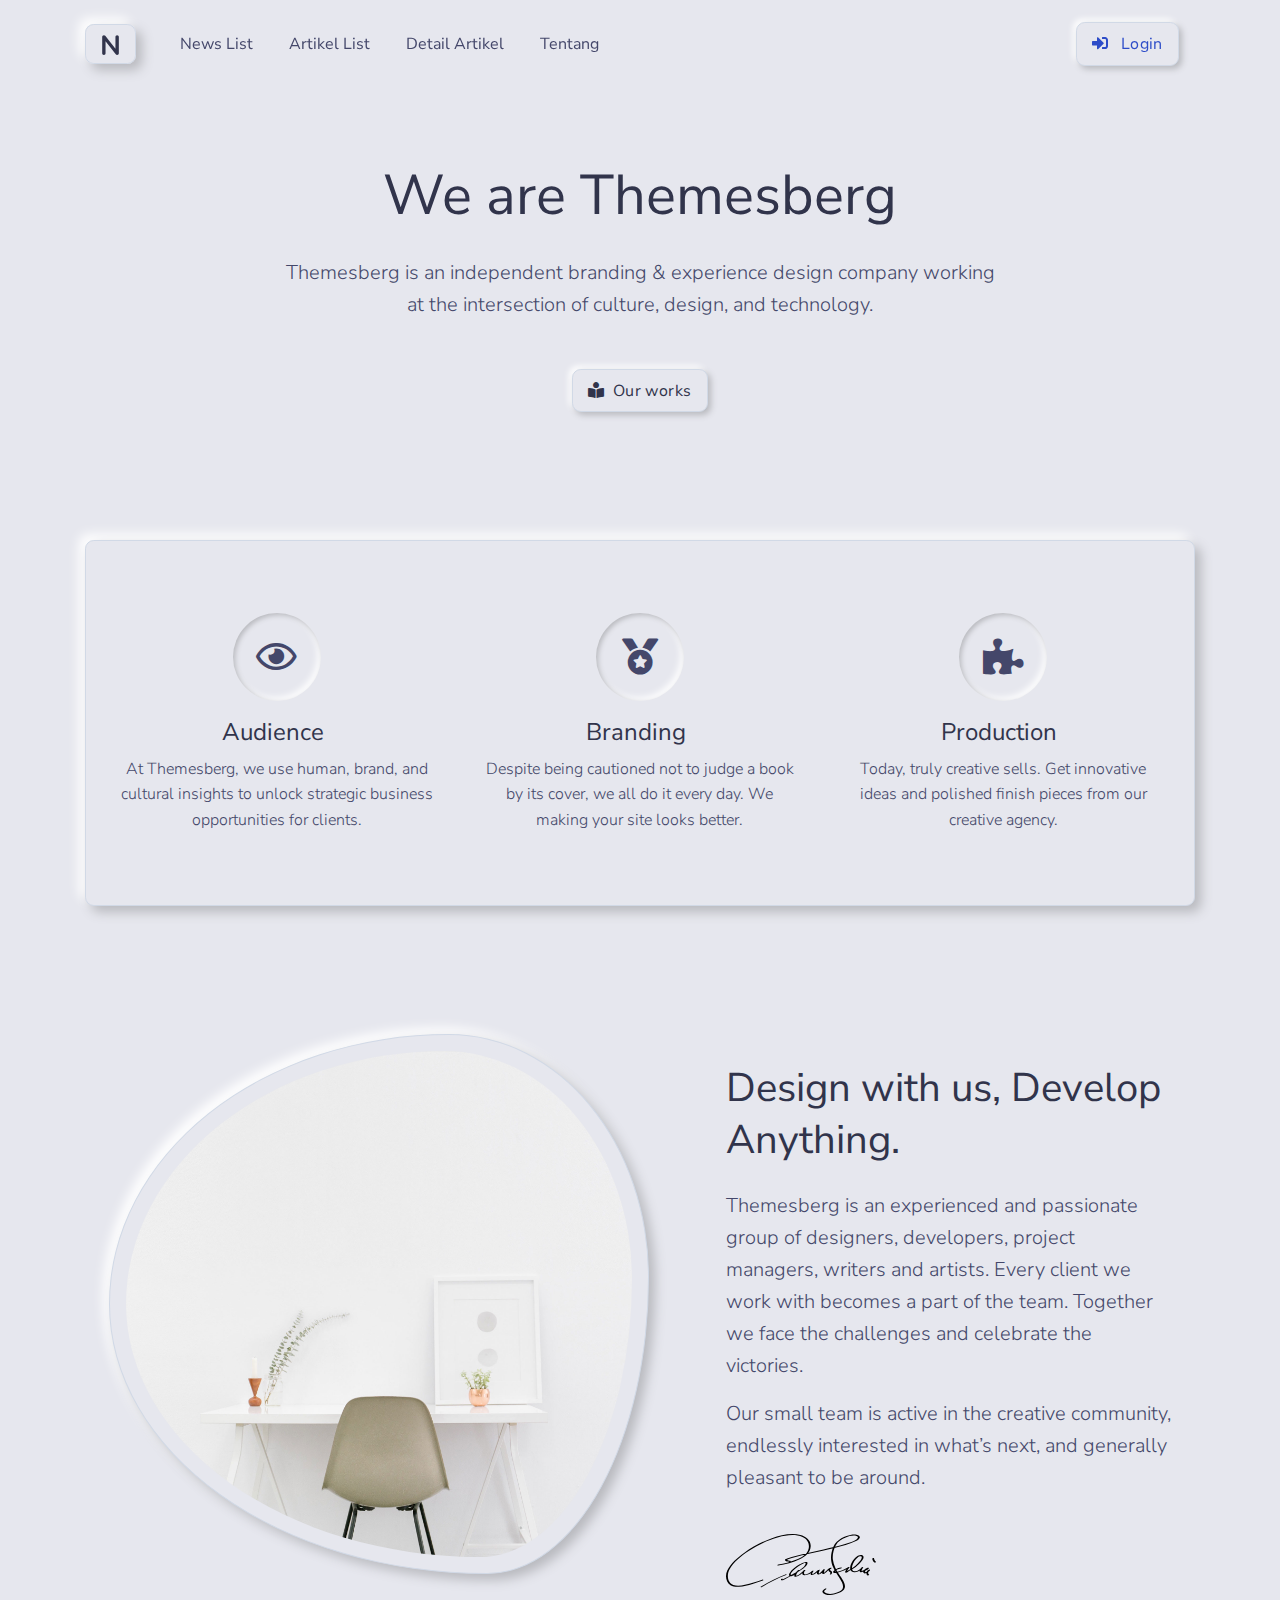
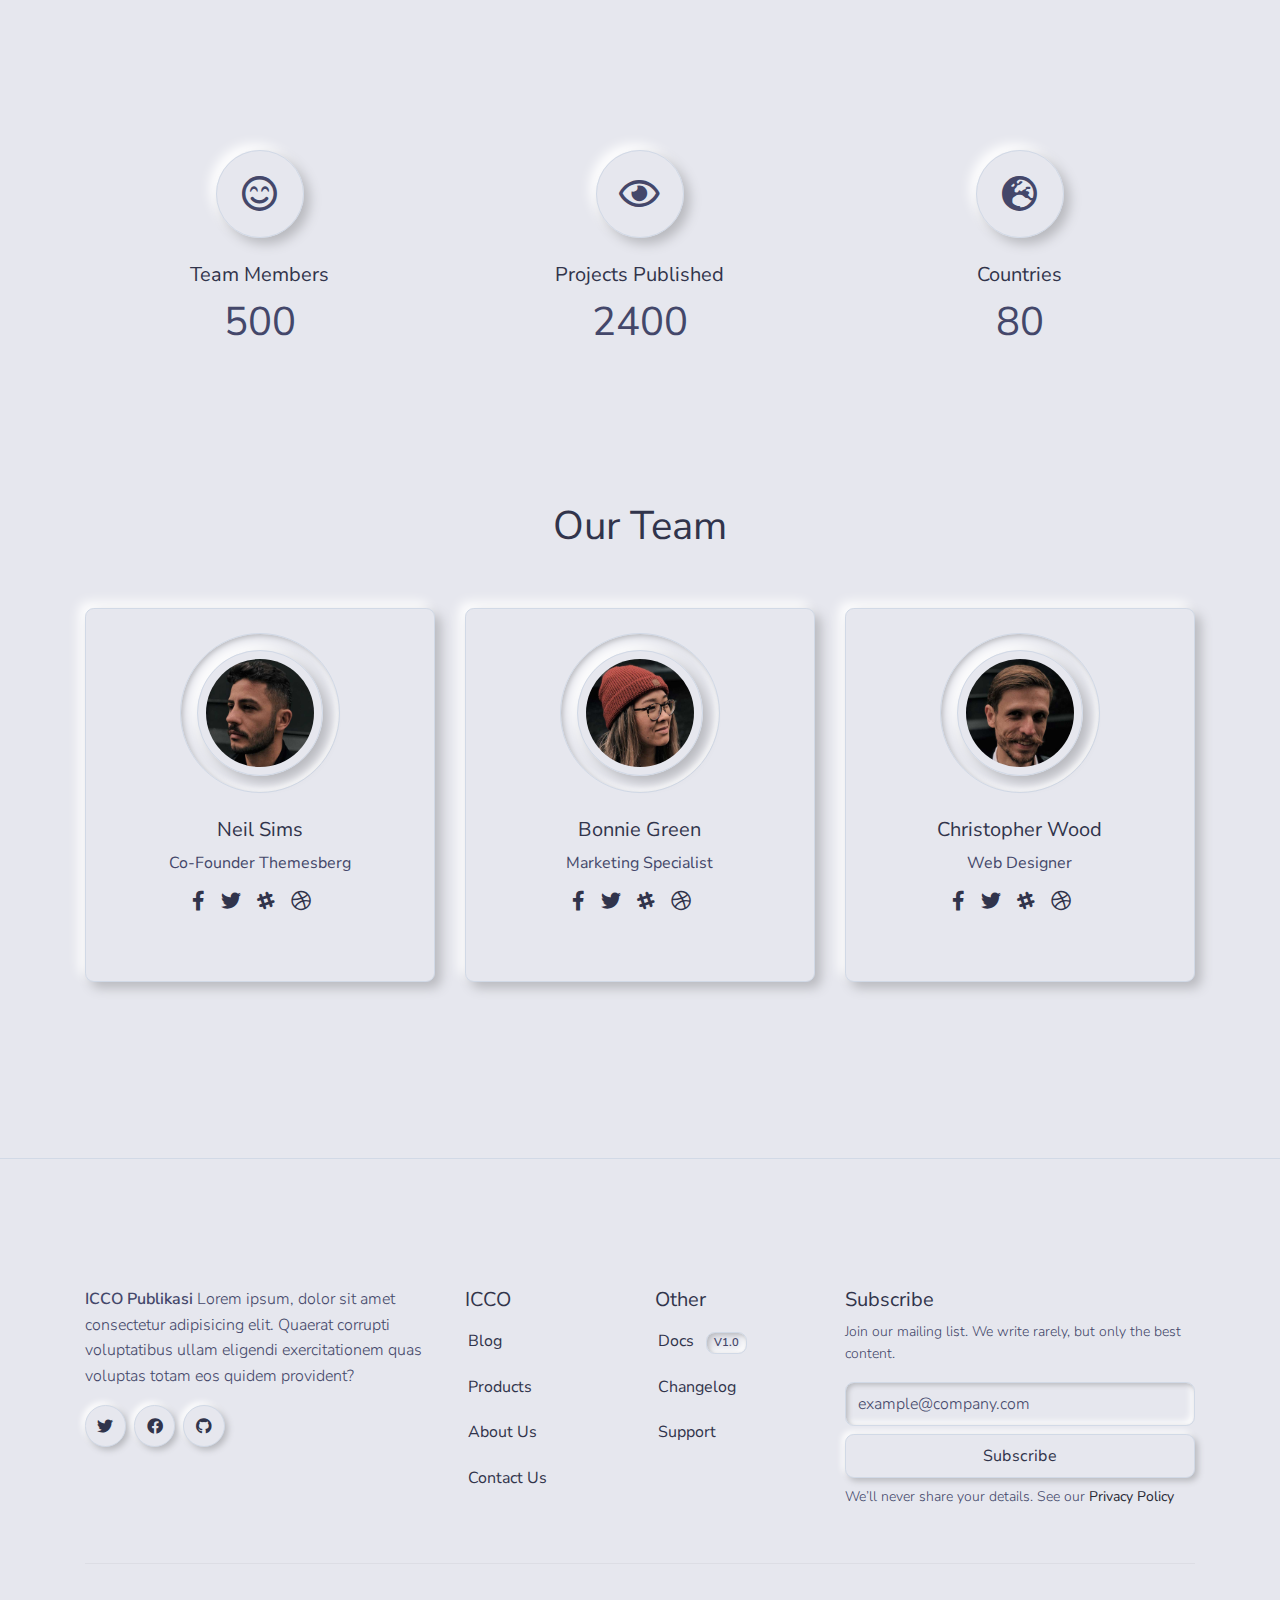
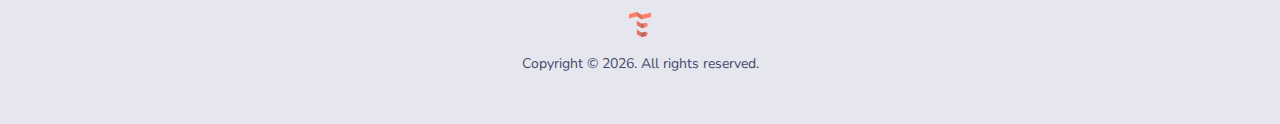
<file: about.html>
<!--

=========================================================
* Neumorphism UI - v1.0.0
=========================================================

* Product Page: https://themesberg.com/product/ui-kits/neumorphism-ui
* Copyright 2020 Themesberg MIT LICENSE (https://www.themesberg.com/licensing#mit)

* Coded by https://themesberg.com

=========================================================

* The above copyright notice and this permission notice shall be included in all copies or substantial portions of the Software.

-->
<!DOCTYPE html>
<html lang="en">

<head>
    <meta http-equiv="Content-Type" content="text/html; charset=utf-8" />
<!-- Primary Meta Tags -->
<title>Neumorphism UI - About us</title>
<meta name="viewport" content="width=device-width, initial-scale=1, shrink-to-fit=no">
<meta name="title" content="Neumorphism UI - About us">
<meta name="author" content="Themesberg">

<link rel="canonical" href="https://themesberg.com/product/ui-kits/neumorphism-ui/" />

<!--  Social tags -->
<meta name="keywords" content="neumorphism, neumorphism ui, neomorphism, neomorphism ui, neomorphism css, neumorphism css, neumorph, neumorphic, design system, login, form, table, tables, card, cards, navbar, modal, icons, icons, map, chat, carousel, menu, datepicker, gallery, slider, date, social, dropdown, search, tab, nav, footer, date picker, forms, tabs, time, button, select, input, timeline, cart, about us, account, log in, blog, profile, portfolio, landing page, ecommerce, shop, landing, register, app, contact, one page, sign up, signup, store, bootstrap 4, bootstrap4, dashboard, bootstrap 4 dashboard, bootstrap 4 design, bootstrap 4 system, bootstrap 4, bootstrap 4 uit kit, bootstrap 4 kit, themesberg, html kit, html css template, web template, bootstrap, bootstrap 4, css3 template, frontend, responsive bootstrap template, bootstrap ui kit, responsive ui kit">
<meta name="description" content="Start developing neumorphic web applications and pages using Neumorphism UI. It features over 100 individual components and 5 example pages.">

<!-- Schema.org markup for Google+ -->
<meta itemprop="name" content="Neumorphism UI by Themesberg">
<meta itemprop="description" content="Start developing neumorphic web applications and pages using Neumorphism UI. It features over 100 individual components and 5 example pages.">
<meta itemprop="image" content="https://themesberg.s3.us-east-2.amazonaws.com/public/products/neumorphism-ui/neumorphism-thumbnail.jpg">

<!-- Twitter Card data -->
<meta name="twitter:card" content="product">
<meta name="twitter:site" content="@themesberg">
<meta name="twitter:title" content="Neumorphism UI by Themesberg">
<meta name="twitter:description" content="Start developing neumorphic web applications and pages using Neumorphism UI. It features over 100 individual components and 5 example pages.">
<meta name="twitter:creator" content="@themesberg">
<meta name="twitter:image" content="https://themesberg.s3.us-east-2.amazonaws.com/public/products/neumorphism-ui/neumorphism-thumbnail.jpg">

<!-- Open Graph data -->
<meta property="fb:app_id" content="214738555737136">
<meta property="og:title" content="Neumorphism UI by Themesberg" />
<meta property="og:type" content="article" />
<meta property="og:url" content="https://demo.themesberg.com/neumorphism-ui/" />
<meta property="og:image" content="https://themesberg.s3.us-east-2.amazonaws.com/public/products/neumorphism-ui/neumorphism-thumbnail.jpg"/>
<meta property="og:description" content="Start developing neumorphic web applications and pages using Neumorphism UI. It features over 100 individual components and 5 example pages." />
<meta property="og:site_name" content="Themesberg" />

<!-- Favicon -->
<link rel="apple-touch-icon" sizes="120x120" href="../../assets/img/favicon/apple-touch-icon.png">
<link rel="icon" type="image/png" sizes="32x32" href="../../assets/img/favicon/favicon-32x32.png">
<link rel="icon" type="image/png" sizes="16x16" href="../../assets/img/favicon/favicon-16x16.png">
<link rel="manifest" href="../../assets/img/favicon/site.webmanifest">
<link rel="mask-icon" href="../../assets/img/favicon/safari-pinned-tab.svg" color="#ffffff">
<meta name="msapplication-TileColor" content="#ffffff">
<meta name="theme-color" content="#ffffff">

<!-- Fontawesome -->
<link type="text/css" href="vendor/fontawesome-free/css/all.min.css" rel="stylesheet">

<!-- Pixel CSS -->
<link type="text/css" href="css/neumorphism.css" rel="stylesheet">

<!-- NOTICE: You can use the _analytics.html partial to include production code specific code & trackers -->

</head>

<body>
    <header class="header-global">
        <nav id="navbar-main" aria-label="Primary navigation" class="navbar navbar-main navbar-expand-lg navbar-theme-primary headroom navbar-light navbar-transparent navbar-theme-primary">
            <div class="container position-relative">
                <a class="navbar-brand shadow-soft py-2 px-3 rounded border border-light mr-lg-4" href="./index.html">
                    <img class="navbar-brand-dark" src="img/brand/dark.svg" alt="Logo light">
                    <img class="navbar-brand-light" src="img/brand/dark.svg" alt="Logo dark">
                </a>
                <div class="navbar-collapse collapse" id="navbar_global">
                    <div class="navbar-collapse-header">
                        <div class="row">
                            <div class="col-6 collapse-brand">
                                <a href="./index.html" class="navbar-brand shadow-soft py-2 px-3 rounded border border-light">
                                    <img src="img/brand/dark.svg" alt="Themesberg logo">
                                </a>
                            </div>
                            <div class="col-6 collapse-close">
                                <a href="#navbar_global" class="fas fa-times" data-toggle="collapse" data-target="#navbar_global" aria-controls="navbar_global" aria-expanded="false" title="close" aria-label="Toggle navigation"></a>
                            </div>
                        </div>
                    </div>
                    <ul class="navbar-nav navbar-nav-hover align-items-lg-center">
                        <a href="news-list.html" class="nav-link" >
                            <span class="nav-link-inner-text">News List</span>
                        </a>
                        <a href="artikel-list.html" class="nav-link" >
                            <span class="nav-link-inner-text">Artikel List</span>
                        </a>
                        <a href="detail-artikel.html" class="nav-link" >
                            <span class="nav-link-inner-text">Detail Artikel</span>
                        </a>
                        <a href="about.html" class="nav-link" >
                            <span class="nav-link-inner-text">Tentang</span>
                        </a>
                    </ul>
                </div>
                <div class="d-flex align-items-center">
                    <a href="sign-in.html" target="_blank" class="btn btn-primary text-secondary mr-3"><i class="fas fa-sign-in-alt mr-2"></i> Login</a>                    
                </div>
                <div class="d-flex align-items-center">
                    <button class="navbar-toggler ml-2" type="button" data-toggle="collapse" data-target="#navbar_global" aria-controls="navbar_global" aria-expanded="false" aria-label="Toggle navigation">
                        <span class="navbar-toggler-icon"></span>
                    </button>
                </div>
            </div>
        </nav>
    </header>
    <main>
        <!-- Hero -->
        <div class="section section-header pb-7">
            <div class="container">
                <div class="row justify-content-center">
                    <div class="col-12 col-lg-8 text-center">
                        <h1 class="display-2 mb-4">We are Themesberg</h1>
                        <p class="lead mb-5">Themesberg is an independent branding & experience design company working at the intersection of culture, design, and technology. </p>
                        <a class="btn btn-primary" href="./contact.html"><span class="fas fa-book-reader mr-2"></span>Our works</a></div>
                </div>
            </div>        
        </div>
        <!-- End of Hero section -->
        <section class="section section-lg pt-0">
            <div class="container">
                <div class="row">
                    <div class="col">
                        <div class="card bg-primary shadow-soft border-light p-4">
                            <div class="row">
                                <div class="col-12 col-lg-4 px-md-0 mb-4 mb-lg-0">
                                    <div class="card-body text-center bg-primary py-5">
                                        <div class="icon icon-shape shadow-inset border-light rounded-circle mb-3">
                                            <span class="far fa-eye"></span>
                                        </div>
                                        <!-- Heading -->
                                        <h2 class="h4 mr-2">
                                            Audience
                                        </h2>
                                        <!-- Text -->
                                        <p class="mb-0">At Themesberg, we use human, brand, and cultural insights to unlock strategic business opportunities for clients.</p>
                                    </div>
                                </div>
                                <div class="col-12 col-lg-4 px-md-0 mb-4 mb-lg-0">
                                    <div class="card-body text-center bg-primary py-5">
                                        <div class="icon icon-shape shadow-inset border-light rounded-circle mb-3">
                                            <span class="fas fa-medal"></span>
                                        </div>
                                        <!-- Heading -->
                                        <h2 class="h4 mr-2">
                                            Branding
                                        </h2>
                                        <!-- Text -->
                                        <p class="mb-0">Despite being cautioned not to judge a book by its cover, we all do it every day. We making your site looks better.</p>
                                    </div>
                                </div>
                                <div class="col-12 col-lg-4 px-md-0">
                                    <div class="card-body text-center bg-primary py-5">
                                        <div class="icon icon-shape shadow-inset border-light rounded-circle mb-3">
                                            <span class="fas fa-puzzle-piece"></span>
                                        </div>
                                        <!-- Heading -->
                                        <h2 class="h4 mr-2">
                                            Production
                                        </h2>
                                        <!-- Text -->
                                        <p class="mb-0">Today, truly creative sells. Get innovative ideas and polished finish pieces from our creative agency.</p>
                                    </div>
                                </div>
                            </div>
                        </div>
                    </div>
                </div>
            </div>
        </section>
        <!-- Section -->
        <section class="section section-lg pt-0">
            <div class="container">
                <div class="row align-items-center justify-content-around">
                    <div class="col-md-6 col-xl-6 mb-5">
                        <div class="card bg-primary shadow-soft border-light organic-radius p-3">
                            <img class="organic-radius img-fluid" src="img/about-us-1.jpg" alt="modern desk">
                        </div>
                    </div>
                    <div class="col-md-6 col-xl-5 text-center text-md-left">
                        <h2 class="h1 mb-4">Design with us, Develop Anything.</h2>
                        <p class="lead">Themesberg is an experienced and passionate group of designers, developers, project managers, writers and artists. Every client we work with becomes a part of the team. Together we face the challenges and celebrate the victories.</p>
                        <p class="lead">Our small team is active in the creative community, endlessly interested in what’s next, and generally pleasant to be around.</p>
                        <img src="img/signature.svg" alt="signature" class="mt-4" width="150">
                    </div>
                </div>
            </div>
        </section>
        <!-- End of section -->
        <!-- Section -->
        <section class="section section-lg pt-0">
            <div class="container">
                <div class="row">
                    <div class="col-12 col-sm-4 col-lg-4 text-center">
                        <!-- Visit Box -->
                        <div class="icon-box mb-4">
                            <div class="icon icon-shape shadow-soft border border-light rounded-circle mb-4">
                                <span class="far fa-smile-beam"></span>
                            </div>
                            <h3 class="h5">Team Members</h3>
                            <span class="counter display-3 text-gray d-block">500</span>
                        </div>
                        <!-- End of Visit Box -->
                    </div>
                    <div class="col-12 col-sm-4 col-lg-4 text-center">
                        <!-- Call Box -->
                        <div class="icon-box mb-4">
                            <div class="icon icon-shape shadow-soft border border-light rounded-circle mb-4">
                                <span class="far fa-eye"></span>
                            </div>
                            <h3 class="h5">Projects Published</h3>
                            <span class="counter display-3 text-gray d-block">2400</span>
                        </div>
                        <!-- End of Call Box -->
                    </div>
                    <div class="col-12 col-sm-4 col-lg-4 text-center">
                        <!-- Email Box -->
                        <div class="icon-box mb-4">
                            <div class="icon icon-shape shadow-soft border border-light rounded-circle mb-4">
                                <span class="fas fa-globe-europe"></span>
                            </div>
                            <h3 class="h5">Countries</h3>
                            <span class="counter display-3 text-gray d-block">80</span>
                        </div>
                        <!-- End of Email Box -->
                    </div>
                </div>
            </div>
        </section>
        <!-- End of section -->
        <!-- Section -->
        <section class="section section-lg pt-0">
            <div class="container">
                <div class="row justify-content-center mb-5">
                    <h2 class="h1">Our Team</h2>
                </div>
                <div class="row">
                    <div class="col-12 col-md-6 col-lg-4">
                        <!-- Profile Card -->
                        <div class="card bg-primary shadow-soft border-light text-center py-4 mb-5">
                            <div class="profile-image shadow-inset border border-light bg-primary rounded-circle p-3 mx-auto">
                                <img src="img/team/profile-picture-1.jpg" class="card-img-top shadow-soft p-2 border border-light rounded-circle" alt="Neil Avatar">
                            </div>
                            <div class="card-body">
                                <h3 class="h5 mb-2">Neil Sims</h3>
                                <span class="h6 font-weight-normal text-gray mb-3">Co-Founder Themesberg</span>
                                <ul class="list-unstyled d-flex justify-content-center my-3">
                                    <li>
                                        <a href="#" target="_blank" aria-label="facebook social link" class="icon icon-xs icon-facebook mr-3">
                                            <span class="fab fa-facebook-f"></span>
                                        </a>
                                    </li>
                                    <li>
                                        <a href="#" target="_blank" aria-label="twitter social link" class="icon icon-xs icon-twitter mr-3">
                                            <span class="fab fa-twitter"></span>
                                        </a>
                                    </li>
                                    <li>
                                        <a href="#" target="_blank" aria-label="slack social link" class="icon icon-xs icon-slack mr-3">
                                            <span class="fab fa-slack-hash"></span>
                                        </a>
                                    </li>
                                    <li>
                                        <a href="#" target="_blank" aria-label="dribbble social link" class="icon icon-xs icon-dribbble mr-3">
                                            <span class="fab fa-dribbble"></span>
                                        </a>
                                    </li>
                                </ul>
                            </div>
                        </div>
                        <!-- End of Profile Card -->
                    </div>
                    <div class="col-12 col-md-6 col-lg-4">
                        <!-- Profile Card -->
                        <div class="card bg-primary shadow-soft border-light text-center py-4 mb-5">
                            <div class="profile-image shadow-inset border border-light bg-primary rounded-circle p-3 mx-auto">
                                <img src="img/team/profile-picture-3.jpg" class="card-img-top shadow-soft p-2 border border-light rounded-circle" alt="Bonnie Avatar">
                            </div>
                            <div class="card-body">
                                <h3 class="h5 mb-2">Bonnie Green</h3>
                                <span class="h6 font-weight-normal text-gray mb-3">Marketing Specialist</span>
                                <ul class="list-unstyled d-flex justify-content-center my-3">
                                    <li>
                                        <a href="#" target="_blank" aria-label="facebook social link" class="icon icon-xs icon-facebook mr-3">
                                            <span class="fab fa-facebook-f"></span>
                                        </a>
                                    </li>
                                    <li>
                                        <a href="#" target="_blank" aria-label="twitter social link" class="icon icon-xs icon-twitter mr-3">
                                            <span class="fab fa-twitter"></span>
                                        </a>
                                    </li>
                                    <li>
                                        <a href="#" target="_blank" aria-label="slack social link" class="icon icon-xs icon-slack mr-3">
                                            <span class="fab fa-slack-hash"></span>
                                        </a>
                                    </li>
                                    <li>
                                        <a href="#" target="_blank" aria-label="dribbble social link" class="icon icon-xs icon-dribbble mr-3">
                                            <span class="fab fa-dribbble"></span>
                                        </a>
                                    </li>
                                </ul>
                            </div>
                        </div>
                        <!-- End of Profile Card -->
                    </div>
                    <div class="col-12 col-md-6 col-lg-4">
                        <!-- Profile Card -->
                        <div class="card bg-primary shadow-soft border-light text-center py-4 mb-5">
                            <div class="profile-image shadow-inset border border-light bg-primary rounded-circle p-3 mx-auto">
                                <img src="img/team/profile-picture-2.jpg" class="card-img-top shadow-soft p-2 border border-light rounded-circle" alt="Christopher avatar">
                            </div>
                            <div class="card-body">
                                <h3 class="h5 mb-2">Christopher Wood</h3>
                                <span class="h6 font-weight-normal text-gray mb-3">Web Designer</span>
                                <ul class="list-unstyled d-flex justify-content-center my-3">
                                    <li>
                                        <a href="#" target="_blank" aria-label="facebook social link" class="icon icon-xs icon-facebook mr-3">
                                            <span class="fab fa-facebook-f"></span>
                                        </a>
                                    </li>
                                    <li>
                                        <a href="#" target="_blank" aria-label="twitter social link" class="icon icon-xs icon-twitter mr-3">
                                            <span class="fab fa-twitter"></span>
                                        </a>
                                    </li>
                                    <li>
                                        <a href="#" target="_blank" aria-label="slack social link" class="icon icon-xs icon-slack mr-3">
                                            <span class="fab fa-slack-hash"></span>
                                        </a>
                                    </li>
                                    <li>
                                        <a href="#" target="_blank" aria-label="dribbble social link" class="icon icon-xs icon-dribbble mr-3">
                                            <span class="fab fa-dribbble"></span>
                                        </a>
                                    </li>
                                </ul>
                            </div>
                        </div>
                        <!-- End of Profile Card -->
                    </div>
                </div>
            </div>
        </section>
        <!-- End of section -->
    </main>

    <footer class="d-flex pb-5 pt-6 pt-md-7 border-top border-light bg-primary">
        <div class="container">
            <div class="row">
                <div class="col-lg-4">
                    <p><strong>ICCO Publikasi</strong> Lorem ipsum, dolor sit amet consectetur adipisicing elit. Quaerat corrupti voluptatibus ullam eligendi exercitationem quas voluptas totam eos quidem provident?</p>
                    <ul class="d-flex list-unstyled mb-5 mb-lg-0">
                        <li class="mr-2">
                            <a href="https://twitter.com/" target="_blank" class="btn btn-icon-only btn-pill btn-primary" aria-label="twitter social link"
                            data-toggle="tooltip" data-placement="top" title="Follow  on Twitter">
                                <span aria-hidden="true" class="fab fa-twitter"></span>
                            </a>
                        </li>
                        <li class="mr-2">
                            <a href="https://www.facebook.com/" target="_blank" class="btn btn-icon-only btn-pill btn-primary" aria-label="facebook social link"
                            data-toggle="tooltip" data-placement="top" title="Like  on Facebook">
                                <span aria-hidden="true" class="fab fa-facebook"></span>
                            </a>
                        </li>
                        <li class="mr-2">
                            <a href="https://github.com/aziz66sundanesse" target="_blank" class="btn btn-icon-only btn-pill btn-primary" aria-label="github social link"
                            data-toggle="tooltip" data-placement="top" title="Open source projects">
                                <span aria-hidden="true" class="fab fa-github"></span>
                            </a>
                        </li>
                    </ul>
                </div>
                <div class="col-6 col-lg-2 mb-5 mb-lg-0">
                    <h5>ICCO</h5>
                    <ul class="footer-links list-unstyled mt-2">
                        <li class="mb-1"><a class="p-2" target="_blank" href="">Blog</a></li>
                        <li class="mb-1"><a class="p-2" target="_blank" href="">Products</a></li>
                        <li class="mb-1"><a class="p-2" target="_blank" href="">About Us</a></li>
                        <li><a class="p-2" target="_blank" href="">Contact Us</a></li>
                    </ul>
                </div>
                <div class="col-6 col-lg-2 mb-5 mb-lg-0">
                    <h5>Other</h5>
                    <ul class="footer-links list-unstyled mt-2">
                        <li class="mb-1"><a class="p-2" href="" target="_blank">Docs
                            <span class="badge badge-gray text-uppercase ml-2">v1.0</span></a>
                        </li>
                        <li class="mb-1">
                            <a class="p-2" href="" target="_blank">Changelog</a>
                        </li>
                        <li class="mb-1">
                            <a class="p-2" target="_blank" href=">License</a>
                        </li>
                        <li>
                            <a class="p-2" target="_blank" href="">Support</a>
                        </li>
                    </ul>
                </div>
                <div class="col-12 col-lg-4 mb-5 mb-lg-0">
                    <h5>Subscribe</h5>
                    <p class="text-gray font-small mt-2">Join our mailing list. We write rarely, but only the best content.</p>
                    <form action="#">
                        <div class="form-row mb-2">
                            <div class="col-12">
                                <label class="h6 font-weight-normal d-none" for="exampleInputEmail3">Email address</label>
                                <input type="email" class="form-control mb-2" placeholder="example@company.com" name="email" aria-label="Subscribe form" id="exampleInputEmail3" required>
                            </div>
                            <div class="col-12">
                                <button type="submit" class="btn btn-primary btn-block" data-loading-text="Sending">
                                    <span>Subscribe</span>
                                </button>
                            </div>
                        </div>
                    </form>
                    <p class="text-gray font-small m-0">We’ll never share your details. See our <a class="text-black" href="#">Privacy Policy</a></p>
                </div>
            </div>
            <hr class="my-5">
            <div class="row">
                <div class="col">
                    <a href="https://themesberg.com" target="_blank" class="d-flex justify-content-center">
                        <img src="img/themesberg.svg" height="25" class="mb-3" alt="Themesberg Logo">
                    </a>
                <div class="d-flex text-center justify-content-center align-items-center" role="contentinfo">
                    <p class="font-weight-normal font-small mb-0">Copyright ©
                        <span class="current-year">2020</span>. All rights reserved.</p>
                    </div>
                </div>
            </div>
        </div>
    </footer>

    <!-- Core -->
<script src="vendor/jquery/dist/jquery.min.js"></script>
<script src="vendor/popper.js/dist/umd/popper.min.js"></script>
<script src="vendor/bootstrap/dist/js/bootstrap.min.js"></script>
<script src="vendor/headroom.js/dist/headroom.min.js"></script>

<!-- Vendor JS -->
<script src="vendor/onscreen/dist/on-screen.umd.min.js"></script>
<script src="vendor/nouislider/distribute/nouislider.min.js"></script>
<script src="vendor/bootstrap-datepicker/dist/js/bootstrap-datepicker.min.js"></script>
<script src="vendor/waypoints/lib/jquery.waypoints.min.js"></script>
<script src="vendor/jarallax/dist/jarallax.min.js"></script>
<script src="vendor/jquery.counterup/jquery.counterup.min.js"></script>
<script src="vendor/jquery-countdown/dist/jquery.countdown.min.js"></script>
<script src="vendor/smooth-scroll/dist/smooth-scroll.polyfills.min.js"></script>
<script src="vendor/prismjs/prism.js"></script>

<script async defer src="https://buttons.github.io/buttons.js"></script>

<!-- Neumorphism JS -->
<script src="js/neumorphism.js"></script>
</body>

</html>
</file>
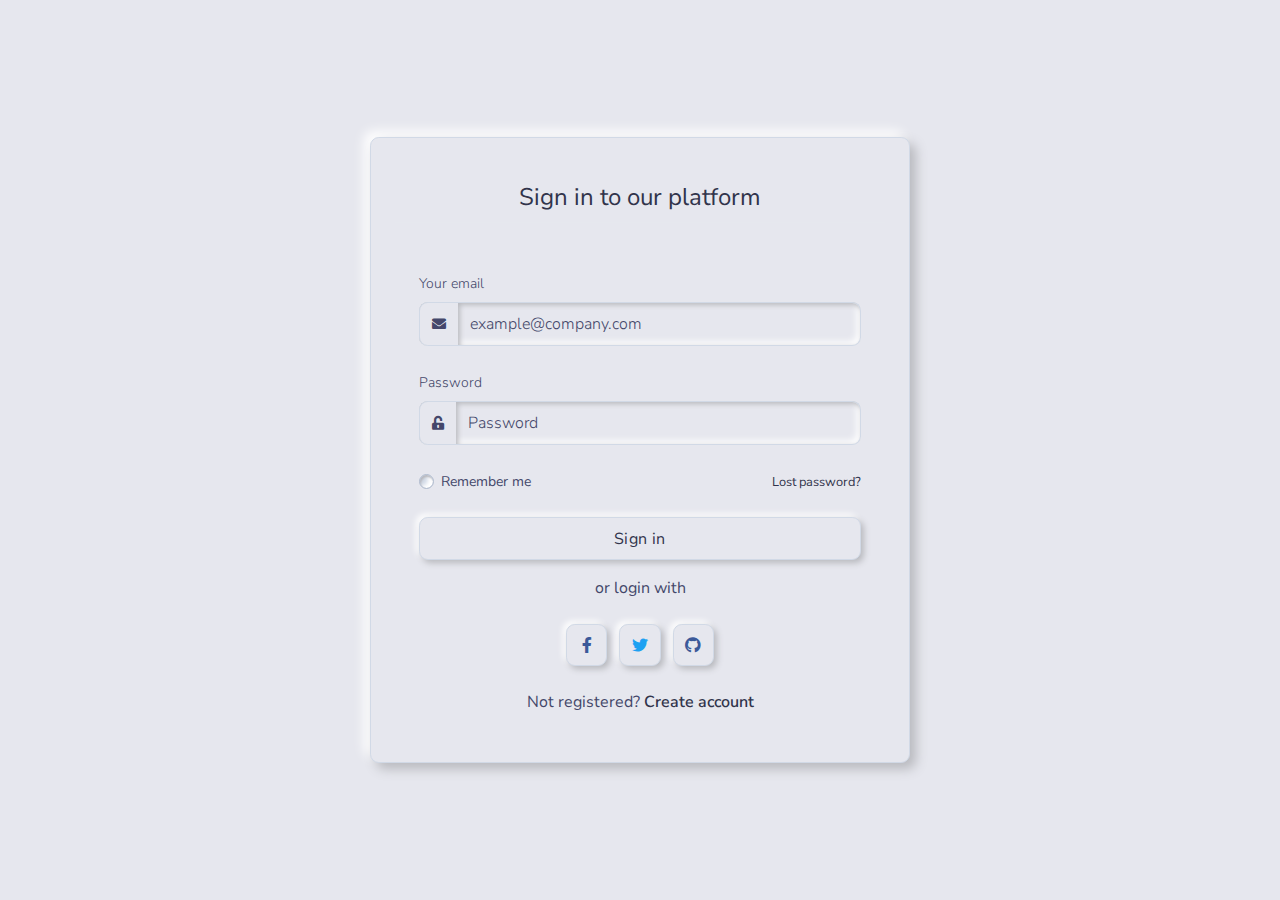
<file: sign-in.html>
<!--

=========================================================
* Neumorphism UI - v1.0.0
=========================================================

* Product Page: https://themesberg.com/product/ui-kits/neumorphism-ui
* Copyright 2020 Themesberg MIT LICENSE (https://www.themesberg.com/licensing#mit)

* Coded by https://themesberg.com

=========================================================

* The above copyright notice and this permission notice shall be included in all copies or substantial portions of the Software.

-->
<!DOCTYPE html>
<html lang="en">

<head>
    <meta http-equiv="Content-Type" content="text/html; charset=utf-8" />
<!-- Primary Meta Tags -->
<title>Neumorphism UI - Sign in</title>
<meta name="viewport" content="width=device-width, initial-scale=1, shrink-to-fit=no">
<meta name="title" content="Neumorphism UI - Sign in">
<meta name="author" content="Themesberg">

<link rel="canonical" href="https://themesberg.com/product/ui-kits/neumorphism-ui/" />

<!--  Social tags -->
<meta name="keywords" content="neumorphism, neumorphism ui, neomorphism, neomorphism ui, neomorphism css, neumorphism css, neumorph, neumorphic, design system, login, form, table, tables, card, cards, navbar, modal, icons, icons, map, chat, carousel, menu, datepicker, gallery, slider, date, social, dropdown, search, tab, nav, footer, date picker, forms, tabs, time, button, select, input, timeline, cart, about us, account, log in, blog, profile, portfolio, landing page, ecommerce, shop, landing, register, app, contact, one page, sign up, signup, store, bootstrap 4, bootstrap4, dashboard, bootstrap 4 dashboard, bootstrap 4 design, bootstrap 4 system, bootstrap 4, bootstrap 4 uit kit, bootstrap 4 kit, themesberg, html kit, html css template, web template, bootstrap, bootstrap 4, css3 template, frontend, responsive bootstrap template, bootstrap ui kit, responsive ui kit">
<meta name="description" content="Start developing neumorphic web applications and pages using Neumorphism UI. It features over 100 individual components and 5 example pages.">

<!-- Schema.org markup for Google+ -->
<meta itemprop="name" content="Neumorphism UI by Themesberg">
<meta itemprop="description" content="Start developing neumorphic web applications and pages using Neumorphism UI. It features over 100 individual components and 5 example pages.">
<meta itemprop="image" content="https://themesberg.s3.us-east-2.amazonaws.com/public/products/neumorphism-ui/neumorphism-thumbnail.jpg">

<!-- Twitter Card data -->
<meta name="twitter:card" content="product">
<meta name="twitter:site" content="@themesberg">
<meta name="twitter:title" content="Neumorphism UI by Themesberg">
<meta name="twitter:description" content="Start developing neumorphic web applications and pages using Neumorphism UI. It features over 100 individual components and 5 example pages.">
<meta name="twitter:creator" content="@themesberg">
<meta name="twitter:image" content="https://themesberg.s3.us-east-2.amazonaws.com/public/products/neumorphism-ui/neumorphism-thumbnail.jpg">

<!-- Open Graph data -->
<meta property="fb:app_id" content="214738555737136">
<meta property="og:title" content="Neumorphism UI by Themesberg" />
<meta property="og:type" content="article" />
<meta property="og:url" content="https://demo.themesberg.com/neumorphism-ui/" />
<meta property="og:image" content="https://themesberg.s3.us-east-2.amazonaws.com/public/products/neumorphism-ui/neumorphism-thumbnail.jpg"/>
<meta property="og:description" content="Start developing neumorphic web applications and pages using Neumorphism UI. It features over 100 individual components and 5 example pages." />
<meta property="og:site_name" content="Themesberg" />

<!-- Favicon -->
<link rel="apple-touch-icon" sizes="120x120" href="../../assets/img/favicon/apple-touch-icon.png">
<link rel="icon" type="image/png" sizes="32x32" href="../../assets/img/favicon/favicon-32x32.png">
<link rel="icon" type="image/png" sizes="16x16" href="../../assets/img/favicon/favicon-16x16.png">
<link rel="manifest" href="../../assets/img/favicon/site.webmanifest">
<link rel="mask-icon" href="../../assets/img/favicon/safari-pinned-tab.svg" color="#ffffff">
<meta name="msapplication-TileColor" content="#ffffff">
<meta name="theme-color" content="#ffffff">

<!-- Fontawesome -->
<link type="text/css" href="vendor/fontawesome-free/css/all.min.css" rel="stylesheet">

<!-- Pixel CSS -->
<link type="text/css" href="css/neumorphism.css" rel="stylesheet">

<!-- NOTICE: You can use the _analytics.html partial to include production code specific code & trackers -->

</head>

<body>
    <main>
        <!-- Section -->
        <section class="min-vh-100 d-flex bg-primary align-items-center">
            <div class="container">
                <div class="row justify-content-center">
                    <div class="col-12 col-md-8 col-lg-6 justify-content-center">
                        <div class="card bg-primary shadow-soft border-light p-4">
                            <div class="card-header text-center pb-0">
                                <h2 class="h4">Sign in to our platform</h2>  
                            </div>
                            <div class="card-body">
                                <form action="#" class="mt-4">
                                    <!-- Form -->
                                    <div class="form-group">
                                        <label for="exampleInputIcon3">Your email</label>
                                        <div class="input-group mb-4">
                                            <div class="input-group-prepend">
                                                <span class="input-group-text"><span class="fas fa-envelope"></span></span>
                                            </div>
                                            <input class="form-control" id="exampleInputIcon3" placeholder="example@company.com" type="text" aria-label="email adress">
                                        </div>
                                    </div>
                                    <!-- End of Form -->
                                    <div class="form-group">
                                        <!-- Form -->
                                        <div class="form-group">
                                            <label for="exampleInputPassword6">Password</label>
                                            <div class="input-group mb-4">
                                                <div class="input-group-prepend">
                                                    <span class="input-group-text"><span class="fas fa-unlock-alt"></span></span>
                                                </div>
                                                <input class="form-control" id="exampleInputPassword6" placeholder="Password" type="password" aria-label="Password" required>
                                            </div>
                                        </div>
                                        <!-- End of Form -->
                                        <div class="d-block d-sm-flex justify-content-between align-items-center mb-4">
                                            <div class="form-check">
                                                <input class="form-check-input" type="checkbox" value="" id="defaultCheck5">
                                                <label class="form-check-label" for="defaultCheck5">
                                                  Remember me
                                                </label>
                                            </div>
                                            <div><a href="#" class="small text-right">Lost password?</a></div>
                                        </div>
                                    </div>
                                    <button type="submit" class="btn btn-block btn-primary">Sign in</button>
                                </form>
                                <div class="mt-3 mb-4 text-center">
                                    <span class="font-weight-normal">or login with</span>
                                </div>
                                <div class="btn-wrapper my-4 text-center">
                                    <button class="btn btn-primary btn-icon-only text-facebook mr-2" type="button" aria-label="facebook button" title="facebook button">
                                        <span aria-hidden="true" class="fab fa-facebook-f"></span>
                                    </button>
                                    <button class="btn btn-primary btn-icon-only text-twitter mr-2" type="button" aria-label="twitter button" title="twitter button">
                                        <span aria-hidden="true" class="fab fa-twitter"></span>
                                    </button>
                                    <button class="btn btn-primary btn-icon-only text-facebook" type="button" aria-label="github button" title="github button">
                                        <span aria-hidden="true" class="fab fa-github"></span>
                                    </button>
                                </div>
                                <div class="d-block d-sm-flex justify-content-center align-items-center mt-4">
                                    <span class="font-weight-normal">
                                        Not registered?
                                        <a href="#" class="font-weight-bold">Create account</a>
                                    </span>
                                </div>
                            </div>
                        </div>
                    </div>
                </div>
            </div>
        </section>
    </main>

    <!-- Core -->
<script src="vendor/jquery/dist/jquery.min.js"></script>
<script src="vendor/popper.js/dist/umd/popper.min.js"></script>
<script src="vendor/bootstrap/dist/js/bootstrap.min.js"></script>
<script src="vendor/headroom.js/dist/headroom.min.js"></script>

<!-- Vendor JS -->
<script src="vendor/onscreen/dist/on-screen.umd.min.js"></script>
<script src="vendor/nouislider/distribute/nouislider.min.js"></script>
<script src="vendor/bootstrap-datepicker/dist/js/bootstrap-datepicker.min.js"></script>
<script src="vendor/waypoints/lib/jquery.waypoints.min.js"></script>
<script src="vendor/jarallax/dist/jarallax.min.js"></script>
<script src="vendor/jquery.counterup/jquery.counterup.min.js"></script>
<script src="vendor/jquery-countdown/dist/jquery.countdown.min.js"></script>
<script src="vendor/smooth-scroll/dist/smooth-scroll.polyfills.min.js"></script>
<script src="vendor/prismjs/prism.js"></script>

<script async defer src="https://buttons.github.io/buttons.js"></script>

<!-- Neumorphism JS -->
<script src="js/neumorphism.js"></script>
</body>

</html>
</file>
